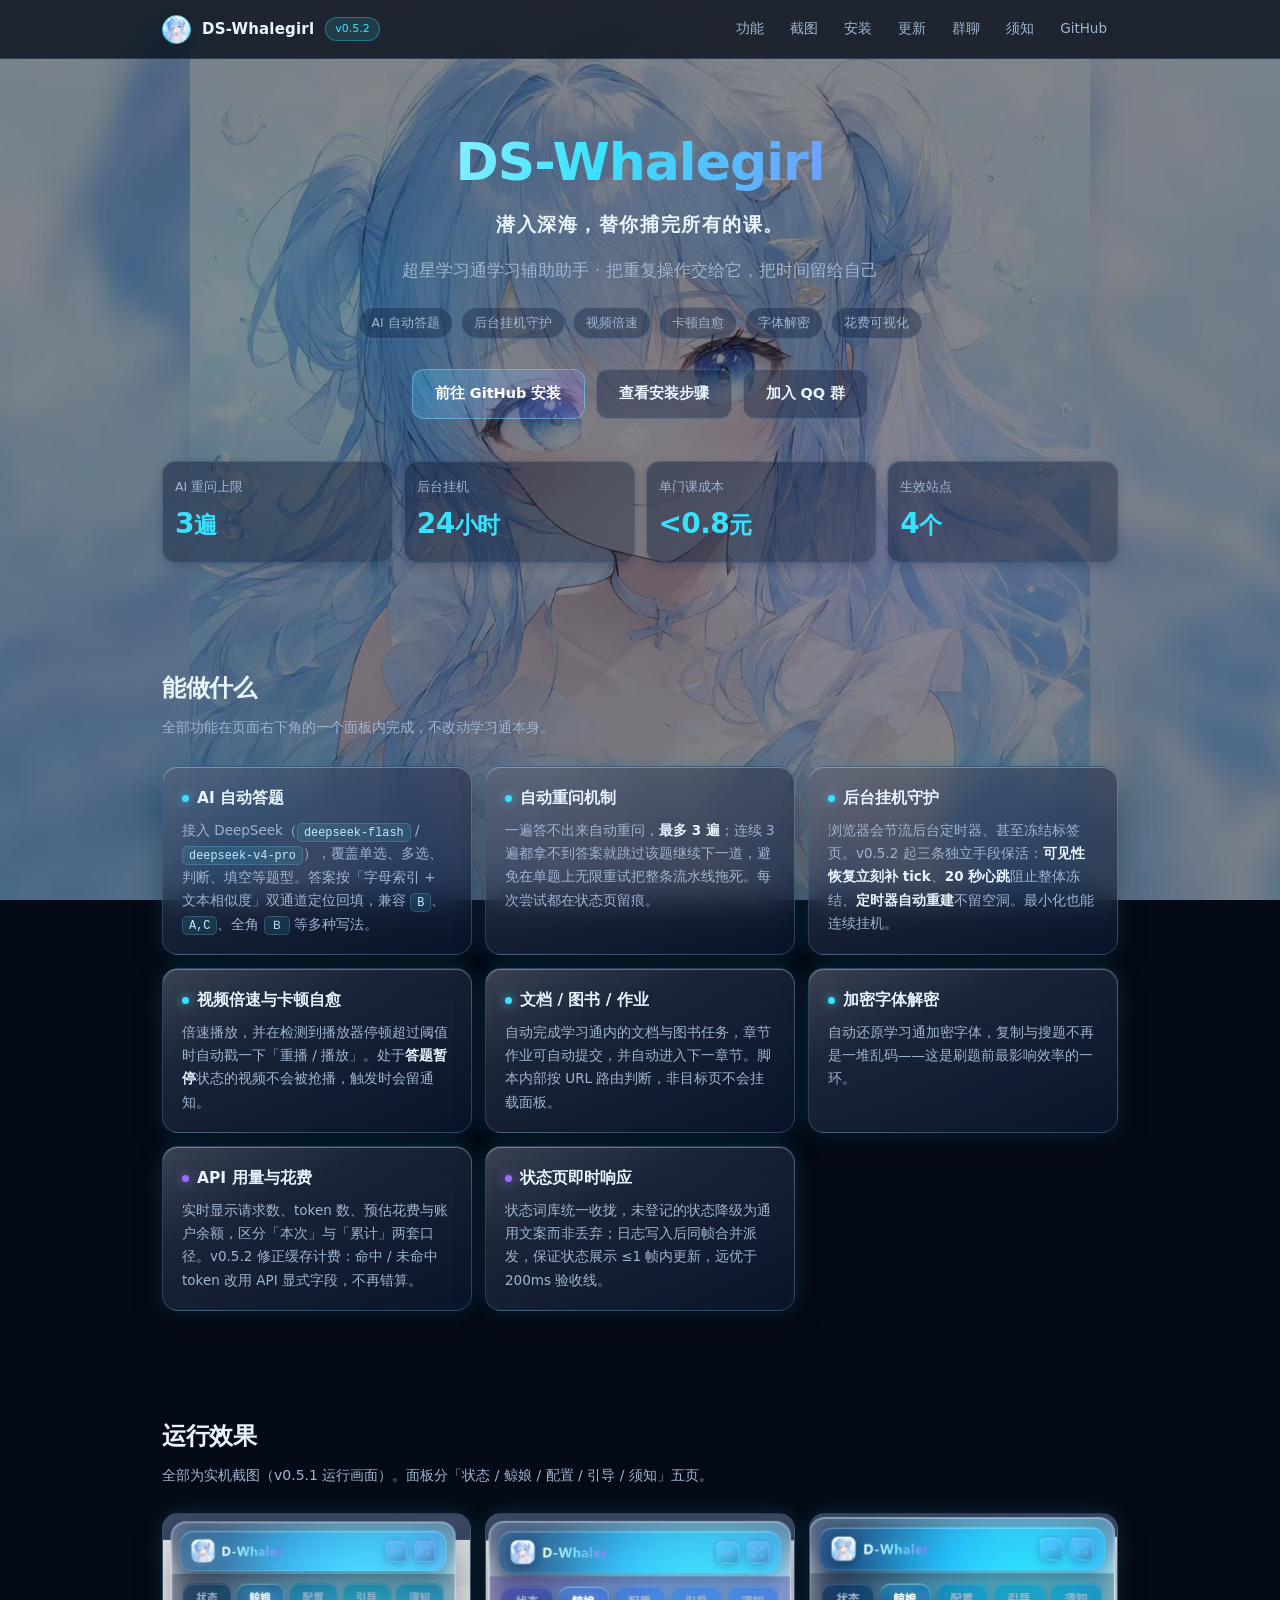
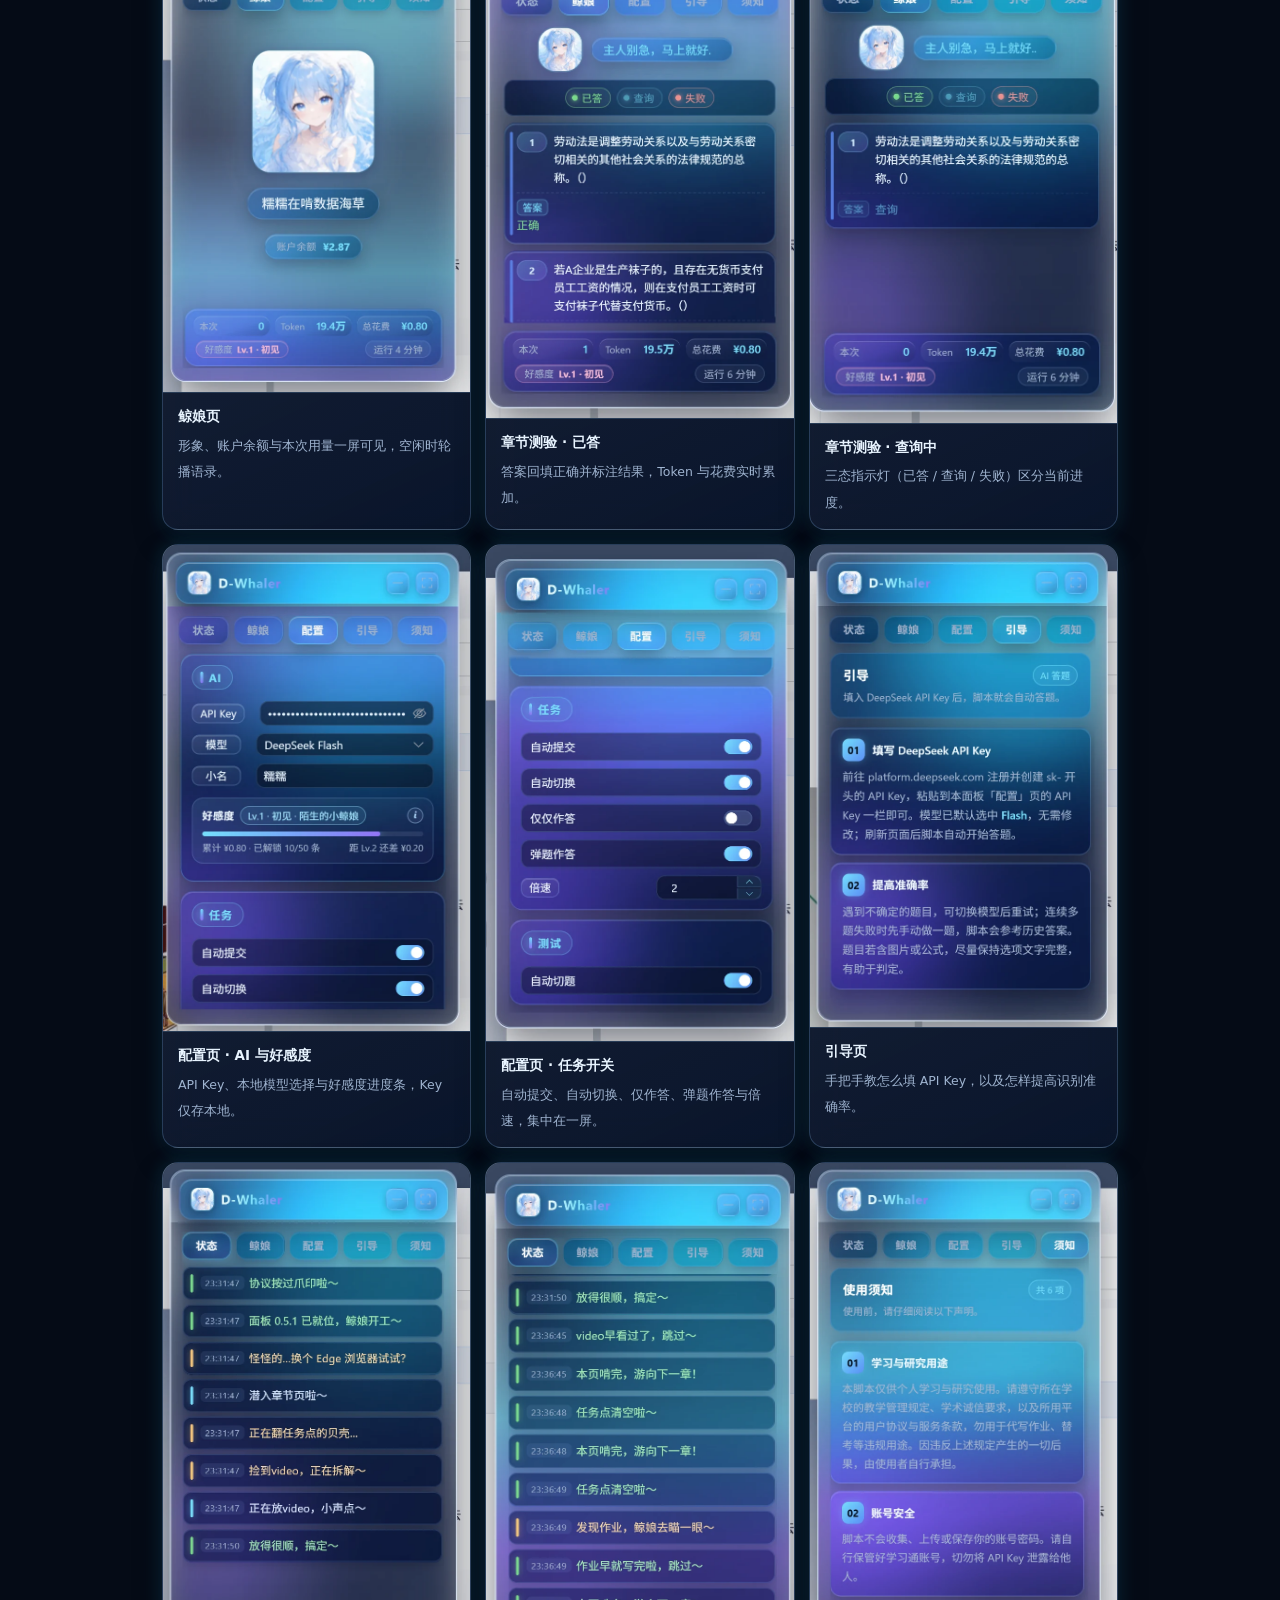
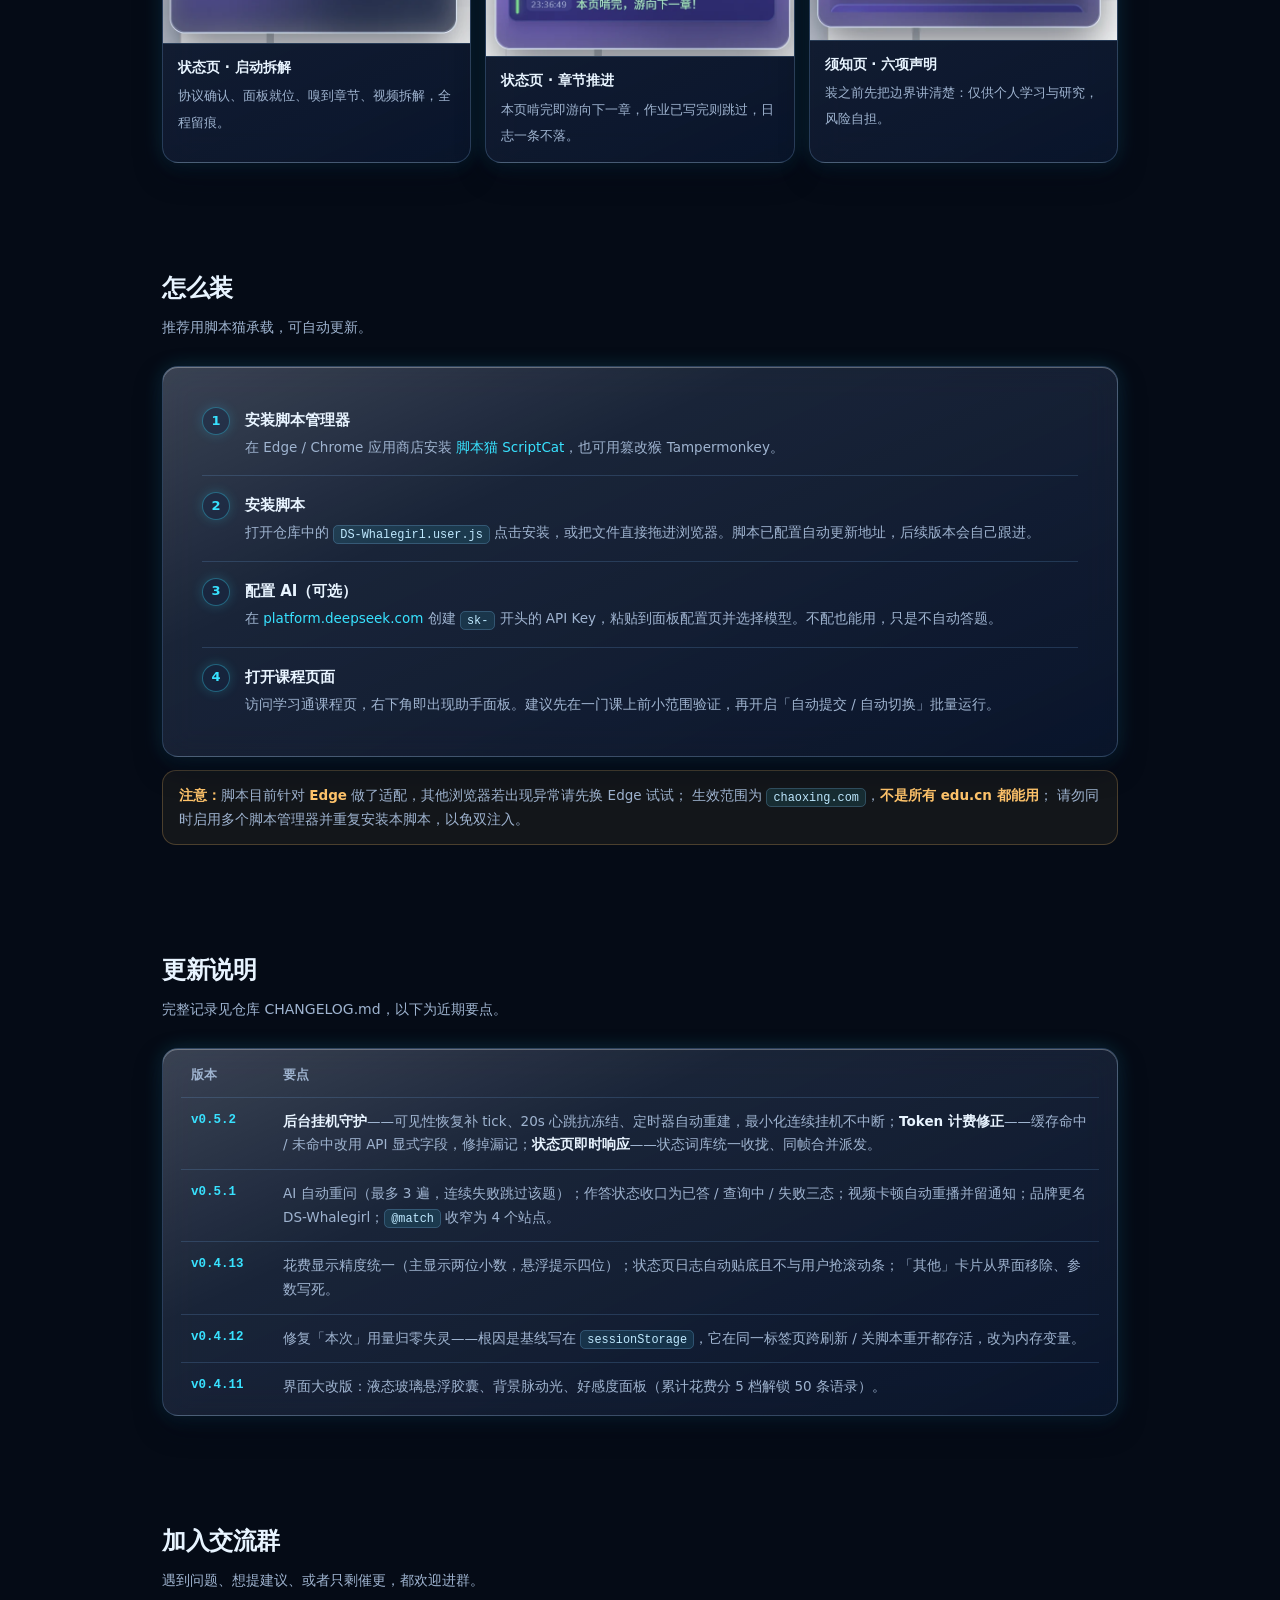
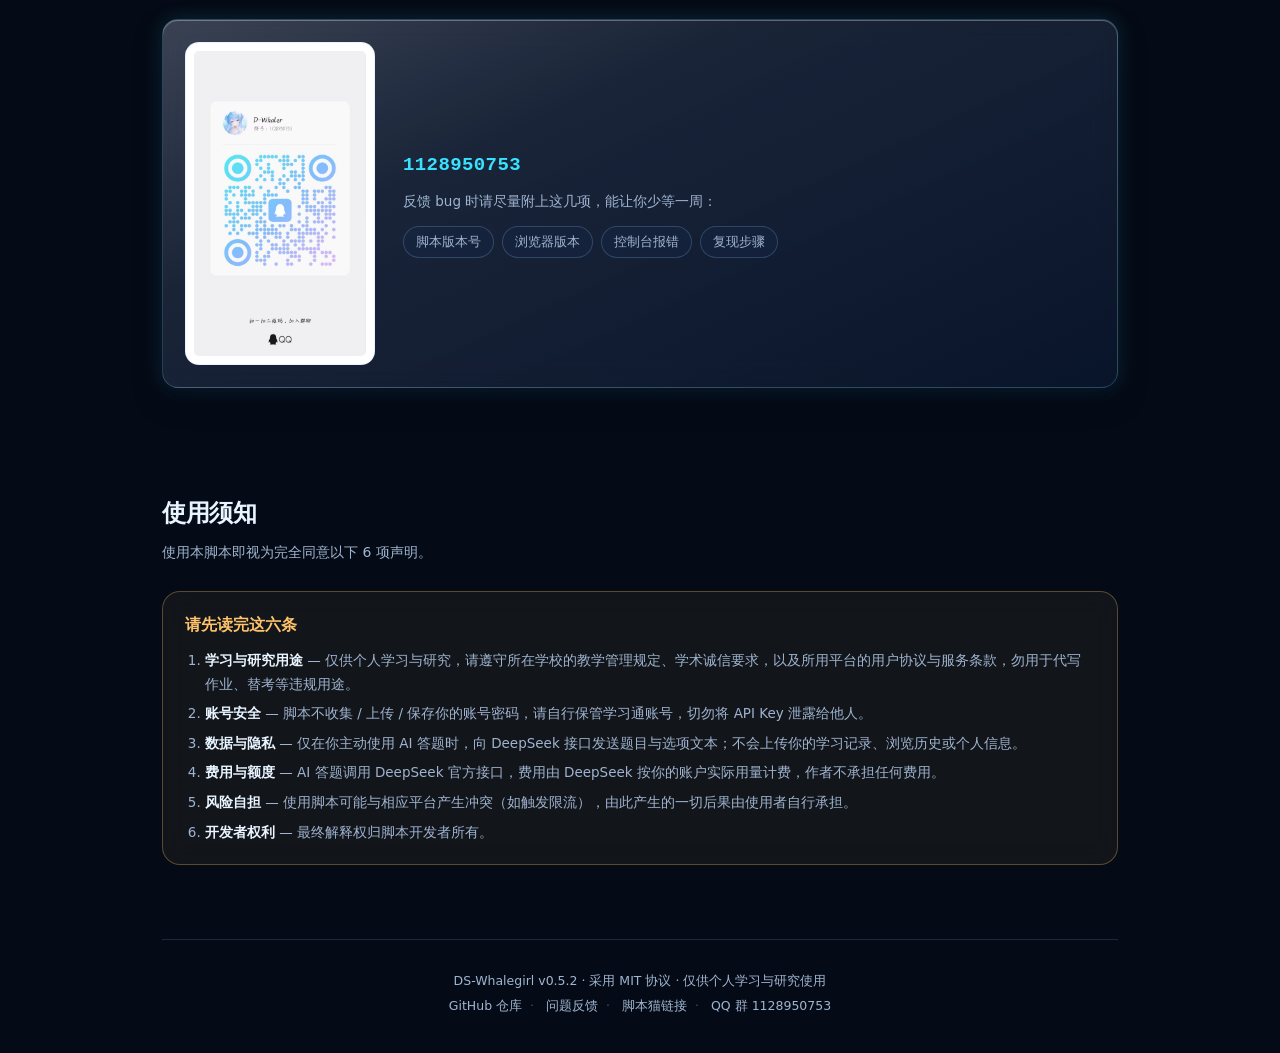
<file: docs/index.html>
<!DOCTYPE html>
<html lang="zh-CN">
<head>
<meta charset="UTF-8">
<meta name="viewport" content="width=device-width, initial-scale=1">
<title>DS-Whalegirl · 超星学习通学习辅助助手</title>
<meta name="description" content="DS-Whalegirl：超星学习通学习辅助助手。AI 自动答题（最多重问 3 遍）、视频倍速与卡顿自愈、后台挂机守护、文档图书自动完成、加密字体解密、API 用量与花费可视化。">
<meta property="og:title" content="DS-Whalegirl · 超星学习通学习辅助助手">
<meta property="og:description" content="AI 自动答题、后台挂机守护、字体解密、花费可视化。MIT 开源。">
<meta property="og:type" content="website">
<meta property="og:image" content="./assets/panel-hero.jpeg">
<link rel="icon" href="./assets/icon.png">
<!-- 样式与脚本面板同源：变量、圆角、玻璃参数、动效均取自 DS-Whalegirl.user.js 真实 CSS -->
<link rel="stylesheet" href="./landing.css">
</head>
<body>

<header>
  <div class="wrap bar">
    <div class="mark" style="
      position: relative; 
      display: inline-block; 
      width: 29px; 
      height: 29px; 
      border: 1.9px solid #38e2ff; 
      border-radius: 50%;         
      overflow: hidden;">
  <img src="./assets/icon.png" alt="DS-Whalegirl Logo" style="width: 100%; height: 100%; display: block;">
</div>

    <b>DS-Whalegirl</b>
    <span class="pill on">v0.5.2</span>
    <nav>
      <a href="#features">功能</a>
      <a href="#shots">截图</a>
      <a href="#install">安装</a>
      <a href="#changelog">更新</a>
      <a href="#community">群聊</a>
      <a href="#notice">须知</a>
      <a href="https://github.com/Dream-Architect1026/DS-Whalegirl" target="_blank" rel="noopener">GitHub</a>
    </nav>
  </div>
</header>

<div class="wrap">

  <div class="hero">
    <h1>DS-Whalegirl</h1>
    <p class="tagline">潜入深海，替你捕完所有的课。</p>
    <p class="sub">超星学习通学习辅助助手 · 把重复操作交给它，把时间留给自己</p>
    <div class="chips">
      <span class="chip">AI 自动答题</span>
      <span class="chip">后台挂机守护</span>
      <span class="chip">视频倍速</span>
      <span class="chip">卡顿自愈</span>
      <span class="chip">字体解密</span>
      <span class="chip">花费可视化</span>
    </div>
    <div class="cta">
      <a class="btn primary" href="https://github.com/Dream-Architect1026/DS-Whalegirl" target="_blank" rel="noopener">前往 GitHub 安装</a>
      <a class="btn" href="#install">查看安装步骤</a>
      <a class="btn" href="#community">加入 QQ 群</a>
    </div>
    <div class="metrics">
      <div class="metric"><div class="k">AI 重问上限</div><div class="v">3<small>遍</small></div></div>
      <div class="metric"><div class="k">后台挂机</div><div class="v">24<small>小时</small></div></div>
      <div class="metric"><div class="k">单门课成本</div><div class="v">&lt;0.8<small>元</small></div></div>
      <div class="metric"><div class="k">生效站点</div><div class="v">4<small>个</small></div></div>
    </div>
  </div>

  <section id="features">
    <h2 class="sec-h">能做什么</h2>
    <p class="sec-sub">全部功能在页面右下角的一个面板内完成，不改动学习通本身。</p>
    <div class="grid">
      <div class="card glass">
        <h3><i class="dot"></i>AI 自动答题</h3>
        <p>接入 DeepSeek（<code>deepseek-flash</code> / <code>deepseek-v4-pro</code>），覆盖单选、多选、判断、填空等题型。答案按「字母索引 + 文本相似度」双通道定位回填，兼容 <code>B</code>、<code>A,C</code>、全角 <code>Ｂ</code> 等多种写法。</p>
      </div>
      <div class="card glass">
        <h3><i class="dot"></i>自动重问机制</h3>
        <p>一遍答不出来自动重问，<strong>最多 3 遍</strong>；连续 3 遍都拿不到答案就跳过该题继续下一道，避免在单题上无限重试把整条流水线拖死。每次尝试都在状态页留痕。</p>
      </div>
      <div class="card glass">
        <h3><i class="dot"></i>后台挂机守护</h3>
        <p>浏览器会节流后台定时器、甚至冻结标签页。v0.5.2 起三条独立手段保活：<strong>可见性恢复立刻补 tick</strong>、<strong>20 秒心跳</strong>阻止整体冻结、<strong>定时器自动重建</strong>不留空洞。最小化也能连续挂机。</p>
      </div>
      <div class="card glass">
        <h3><i class="dot"></i>视频倍速与卡顿自愈</h3>
        <p>倍速播放，并在检测到播放器停顿超过阈值时自动戳一下「重播 / 播放」。处于<strong>答题暂停</strong>状态的视频不会被抢播，触发时会留通知。</p>
      </div>
      <div class="card glass">
        <h3><i class="dot"></i>文档 / 图书 / 作业</h3>
        <p>自动完成学习通内的文档与图书任务，章节作业可自动提交，并自动进入下一章节。脚本内部按 URL 路由判断，非目标页不会挂载面板。</p>
      </div>
      <div class="card glass">
        <h3><i class="dot"></i>加密字体解密</h3>
        <p>自动还原学习通加密字体，复制与搜题不再是一堆乱码——这是刷题前最影响效率的一环。</p>
      </div>
      <div class="card glass">
        <h3><i class="dot v"></i>API 用量与花费</h3>
        <p>实时显示请求数、token 数、预估花费与账户余额，区分「本次」与「累计」两套口径。v0.5.2 修正缓存计费：命中 / 未命中 token 改用 API 显式字段，不再错算。</p>
      </div>
      <div class="card glass">
        <h3><i class="dot v"></i>状态页即时响应</h3>
        <p>状态词库统一收拢，未登记的状态降级为通用文案而非丢弃；日志写入后同帧合并派发，保证状态展示 ≤1 帧内更新，远优于 200ms 验收线。</p>
      </div>
    </div>
  </section>

  <section id="shots">
    <h2 class="sec-h">运行效果</h2>
    <p class="sec-sub">全部为实机截图（v0.5.1 运行画面）。面板分「状态 / 鲸娘 / 配置 / 引导 / 须知」五页。</p>
    <div class="shots">
      <div class="shot glass">
        <div class="shot-img"><img src="./assets/shots/panel-pet.webp" alt="鲸娘页" loading="lazy"></div>
        <div class="cap"><b>鲸娘页</b><span>形象、账户余额与本次用量一屏可见，空闲时轮播语录。</span></div>
      </div>
      <div class="shot glass">
        <div class="shot-img"><img src="./assets/shots/panel-answer.webp" alt="章节测验已答" loading="lazy"></div>
        <div class="cap"><b>章节测验 · 已答</b><span>答案回填正确并标注结果，Token 与花费实时累加。</span></div>
      </div>
      <div class="shot glass">
        <div class="shot-img"><img src="./assets/shots/panel-query.webp" alt="章节测验查询中" loading="lazy"></div>
        <div class="cap"><b>章节测验 · 查询中</b><span>三态指示灯（已答 / 查询 / 失败）区分当前进度。</span></div>
      </div>
      <div class="shot glass">
        <div class="shot-img"><img src="./assets/shots/panel-config.webp" alt="配置页" loading="lazy"></div>
        <div class="cap"><b>配置页 · AI 与好感度</b><span>API Key、本地模型选择与好感度进度条，Key 仅存本地。</span></div>
      </div>
      <div class="shot glass">
        <div class="shot-img"><img src="./assets/shots/panel-toggles.webp" alt="任务开关" loading="lazy"></div>
        <div class="cap"><b>配置页 · 任务开关</b><span>自动提交、自动切换、仅作答、弹题作答与倍速，集中在一屏。</span></div>
      </div>
      <div class="shot glass">
        <div class="shot-img"><img src="./assets/shots/panel-guide.webp" alt="引导页" loading="lazy"></div>
        <div class="cap"><b>引导页</b><span>手把手教怎么填 API Key，以及怎样提高识别准确率。</span></div>
      </div>
      <div class="shot glass">
        <div class="shot-img"><img src="./assets/shots/panel-log-boot.webp" alt="状态页启动" loading="lazy"></div>
        <div class="cap"><b>状态页 · 启动拆解</b><span>协议确认、面板就位、嗅到章节、视频拆解，全程留痕。</span></div>
      </div>
      <div class="shot glass">
        <div class="shot-img"><img src="./assets/shots/panel-log-run.webp" alt="状态页章节推进" loading="lazy"></div>
        <div class="cap"><b>状态页 · 章节推进</b><span>本页啃完即游向下一章，作业已写完则跳过，日志一条不落。</span></div>
      </div>
      <div class="shot glass">
        <div class="shot-img"><img src="./assets/shots/panel-terms.webp" alt="须知页" loading="lazy"></div>
        <div class="cap"><b>须知页 · 六项声明</b><span>装之前先把边界讲清楚：仅供个人学习与研究，风险自担。</span></div>
      </div>
    </div>
  </section>

  <section id="install">
    <h2 class="sec-h">怎么装</h2>
    <p class="sec-sub">推荐用脚本猫承载，可自动更新。</p>
    <div class="card glass">
      <div class="steps">
        <div class="step"><div class="n">1</div><div>
          <h4>安装脚本管理器</h4>
          <p>在 Edge / Chrome 应用商店安装 <a href="https://scriptcat.org/" target="_blank" rel="noopener">脚本猫 ScriptCat</a>，也可用篡改猴 Tampermonkey。</p>
        </div></div>
        <div class="step"><div class="n">2</div><div>
          <h4>安装脚本</h4>
          <p>打开仓库中的 <code>DS-Whalegirl.user.js</code> 点击安装，或把文件直接拖进浏览器。脚本已配置自动更新地址，后续版本会自己跟进。</p>
        </div></div>
        <div class="step"><div class="n">3</div><div>
          <h4>配置 AI（可选）</h4>
          <p>在 <a href="https://platform.deepseek.com/" target="_blank" rel="noopener">platform.deepseek.com</a> 创建 <code>sk-</code> 开头的 API Key，粘贴到面板配置页并选择模型。不配也能用，只是不自动答题。</p>
        </div></div>
        <div class="step"><div class="n">4</div><div>
          <h4>打开课程页面</h4>
          <p>访问学习通课程页，右下角即出现助手面板。建议先在一门课上前小范围验证，再开启「自动提交 / 自动切换」批量运行。</p>
        </div></div>
      </div>
    </div>
    <div class="hint">
      <b>注意：</b>脚本目前针对 <b>Edge</b> 做了适配，其他浏览器若出现异常请先换 Edge 试试；
      生效范围为 <code>chaoxing.com</code>，<b>不是所有 edu.cn 都能用</b>；
      请勿同时启用多个脚本管理器并重复安装本脚本，以免双注入。
    </div>
  </section>

  <section id="changelog">
    <h2 class="sec-h">更新说明</h2>
    <p class="sec-sub">完整记录见仓库 CHANGELOG.md，以下为近期要点。</p>
    <div class="card glass" style="padding:4px 18px">
      <table class="vt">
        <thead><tr><th style="width:92px">版本</th><th>要点</th></tr></thead>
        <tbody>
          <tr><td>v0.5.2</td><td><strong>后台挂机守护</strong>——可见性恢复补 tick、20s 心跳抗冻结、定时器自动重建，最小化连续挂机不中断；<strong>Token 计费修正</strong>——缓存命中 / 未命中改用 API 显式字段，修掉漏记；<strong>状态页即时响应</strong>——状态词库统一收拢、同帧合并派发。</td></tr>
          <tr><td>v0.5.1</td><td>AI 自动重问（最多 3 遍，连续失败跳过该题）；作答状态收口为已答 / 查询中 / 失败三态；视频卡顿自动重播并留通知；品牌更名 DS-Whalegirl；<code>@match</code> 收窄为 4 个站点。</td></tr>
          <tr><td>v0.4.13</td><td>花费显示精度统一（主显示两位小数，悬浮提示四位）；状态页日志自动贴底且不与用户抢滚动条；「其他」卡片从界面移除、参数写死。</td></tr>
          <tr><td>v0.4.12</td><td>修复「本次」用量归零失灵——根因是基线写在 <code>sessionStorage</code>，它在同一标签页跨刷新 / 关脚本重开都存活，改为内存变量。</td></tr>
          <tr><td>v0.4.11</td><td>界面大改版：液态玻璃悬浮胶囊、背景脉动光、好感度面板（累计花费分 5 档解锁 50 条语录）。</td></tr>
        </tbody>
      </table>
    </div>
  </section>

  <section id="community">
    <h2 class="sec-h">加入交流群</h2>
    <p class="sec-sub">遇到问题、想提建议、或者只剩催更，都欢迎进群。</p>
    <div class="card glass qq">
      <img src="./assets/qq-group.jpg" alt="QQ 群二维码">
      <div class="info">
        <div class="gid">1128950753</div>
        <p>反馈 bug 时请尽量附上这几项，能让你少等一周：</p>
        <div class="chips" style="justify-content:flex-start;margin-top:12px">
          <span class="chip">脚本版本号</span>
          <span class="chip">浏览器版本</span>
          <span class="chip">控制台报错</span>
          <span class="chip">复现步骤</span>
        </div>
      </div>
    </div>
  </section>

  <section id="notice">
    <h2 class="sec-h">使用须知</h2>
    <p class="sec-sub">使用本脚本即视为完全同意以下 6 项声明。</p>
    <div class="notice">
      <h3>请先读完这六条</h3>
      <ol>
        <li><strong>学习与研究用途</strong> — 仅供个人学习与研究，请遵守所在学校的教学管理规定、学术诚信要求，以及所用平台的用户协议与服务条款，勿用于代写作业、替考等违规用途。</li>
        <li><strong>账号安全</strong> — 脚本不收集 / 上传 / 保存你的账号密码，请自行保管学习通账号，切勿将 API Key 泄露给他人。</li>
        <li><strong>数据与隐私</strong> — 仅在你主动使用 AI 答题时，向 DeepSeek 接口发送题目与选项文本；不会上传你的学习记录、浏览历史或个人信息。</li>
        <li><strong>费用与额度</strong> — AI 答题调用 DeepSeek 官方接口，费用由 DeepSeek 按你的账户实际用量计费，作者不承担任何费用。</li>
        <li><strong>风险自担</strong> — 使用脚本可能与相应平台产生冲突（如触发限流），由此产生的一切后果由使用者自行承担。</li>
        <li><strong>开发者权利</strong> — 最终解释权归脚本开发者所有。</li>
      </ol>
    </div>
  </section>

  <footer>
    <div class="wrap">
      DS-Whalegirl v0.5.2 · 采用 MIT 协议 · 仅供个人学习与研究使用<br>
      <a href="https://github.com/Dream-Architect1026/DS-Whalegirl" target="_blank" rel="noopener">GitHub 仓库</a><span class="sep">·</span>
      <a href="https://github.com/Dream-Architect1026/DS-Whalegirl/issues" target="_blank" rel="noopener">问题反馈</a><span class="sep">·</span>
      <a href=https://scriptcat.org/zh-CN/script-show-page/8295>脚本猫链接</a><span class="sep">·</span>
      QQ 群 1128950753
    </div>
  </footer>
</div>

</body>
</html>
</file>
<file: docs/landing.css>
/* ══════════════════════════════════════════════════════════════════
   DS-Whalegirl 落地页样式表
   ─────────────────────────────────────────────────────────────────
   本文件与 DS-Whalegirl.user.js 的面板 CSS 同源：
   · 变量 --hx-* / --lg-* 的取值逐字抄自脚本 LAYOUT_CSS_PARTS 装配区
     （由 node 真求值 arr.join("") 拼出的 179894 字符真实 CSS 提取）
   · 圆角、玻璃模糊值、过渡时长均沿用脚本内实际取值
   · 动效对应脚本关键帧 hxBgBreathe / hxHeroGlowA / hxHeroGlowB /
     hxPulse / hxIdleFloat / hxDotPulse / hxBalPulse / hxLogIn
   改这个文件前请先跑 scripts/extract_panel_css.js 重新对齐脚本。
   ══════════════════════════════════════════════════════════════════ */

:root{
  /* ── 脚本 --hx-* 原值 ── */
  --hx-cyan:#38e2ff;
  --hx-blue:#4a8cff;
  --hx-violet:#9b6bff;
  --hx-pink:#ff6bc4;
  --hx-ink:#e8f4ff;
  --hx-ink-dim:#9fb4d0;
  --hx-line:rgba(120,190,255,.18);
  --hx-glass:rgba(16,28,54,.55);
  --hx-glass-2:rgba(22,38,70,.42);
  --hx-shadow:0 18px 48px rgba(2,8,24,.55),0 0 0 1px rgba(120,190,255,.10) inset;
  --hx-font:"HarmonyOS Sans SC","MiSans","PingFang SC","Microsoft YaHei",system-ui,sans-serif;

  /* ── 脚本 --lg-* 液态玻璃原值 ── */
  --lg-rim:rgba(255,255,255,.30);
  --lg-rim-dim:rgba(255,255,255,.14);
  --lg-edge:rgba(140,200,255,.22);
  --lg-tint-hi:linear-gradient(155deg,rgba(255,255,255,.20),rgba(255,255,255,.07) 34%,rgba(10,22,46,.34) 100%);
  --lg-shadow-hi:0 12px 28px rgba(2,8,24,.42),0 0 20px rgba(56,226,255,.16),inset 0 1px 0 var(--lg-rim);
  --lg-t:background .28s ease,border-color .28s ease,box-shadow .28s ease,transform .28s cubic-bezier(.34,1.2,.64,1),backdrop-filter .28s ease,color .2s ease;

  /* 状态色（脚本 usage-cell / guide-card 同源色系） */
  --ok:#4ade80;
  --warn:#ffc46b;
  --err:#ff7a7a;
  --bg:#050b16;
  --max:1000px;
  --mono:ui-monospace,SFMono-Regular,Menlo,Consolas,monospace;
}

*{box-sizing:border-box;margin:0;padding:0}
html{scroll-behavior:smooth;scroll-padding-top:74px}
body{
  font-family:var(--hx-font);color:var(--hx-ink);background:var(--bg);
  font-size:15px;line-height:1.75;-webkit-font-smoothing:antialiased;overflow-x:hidden;
}

/* ── 背景：与脚本面板同源 ──
   脚本里 --hx-hero / --hx-bg 是两张内嵌 data URI 背景图，
   已原样提取到 assets/panel-hero.jpeg 与 assets/panel-bg.jpeg
   （SHA256 与脚本内嵌数据完全一致，见 docs/PANEL_STYLE.md）
   配合 hxBgBreathe(13s 背景脉动) + hxHeroGlowA/B(双色随相呼吸)。      */
body::before{
  content:'';position:fixed;inset:0;pointer-events:none;z-index:0;
  background:
    url("./assets/panel-hero.jpeg") center top/cover no-repeat,
    radial-gradient(880px 460px at 16% -8%,rgba(56,226,255,.16),transparent 62%),
    radial-gradient(760px 420px at 88% 2%,rgba(155,107,255,.13),transparent 60%);
  background-blend-mode:screen;
  opacity:.5;
  animation:hxBgBreathe 13s ease-in-out infinite;
}
@keyframes hxBgBreathe{0%,100%{opacity:.30}50%{opacity:.52}}
body::after{
  content:'';position:fixed;inset:0;pointer-events:none;z-index:0;
  background:
    radial-gradient(420px 300px at 26% 34%,rgba(56,226,255,.11),transparent 70%),
    radial-gradient(380px 300px at 72% 60%,rgba(155,107,255,.10),transparent 70%);
  animation:hxHeroGlowA 7.5s ease-in-out infinite;
}
@keyframes hxHeroGlowA{0%,100%{opacity:0;transform:scale(.84)}48%{opacity:.85;transform:scale(1.04)}}
@keyframes hxHeroGlowB{0%,100%{opacity:0;transform:scale(.88)}52%{opacity:.75;transform:scale(1.06)}}

.wrap{max-width:var(--max);margin:0 auto;padding:0 22px;position:relative;z-index:2}
a{color:var(--hx-cyan);text-decoration:none}
a:hover{text-decoration:underline}
code{font-family:var(--mono);font-size:.88em;padding:1.5px 6px;border-radius:5px;
  background:rgba(56,226,255,.11);border:.5px solid var(--lg-edge);color:#bfe9ff}
strong{color:var(--hx-ink);font-weight:600}

/* ── 玻璃卡片：对应脚本 .el-card 的液态玻璃语言 ── */
.glass{
  background:var(--hx-glass);border:.5px solid var(--lg-edge);border-radius:20px;
  background-image:var(--lg-tint-hi);box-shadow:var(--lg-shadow-hi);
  backdrop-filter:blur(16px) saturate(150%);
  -webkit-backdrop-filter:blur(16px) saturate(150%);
  transition:var(--lg-t);
}

/* ── 顶栏：对应脚本悬浮胶囊（静止态） ── */
header{
  position:sticky;top:0;z-index:60;background:rgba(5,11,22,.78);
  backdrop-filter:blur(16px) saturate(155%);-webkit-backdrop-filter:blur(16px) saturate(155%);
  border-bottom:.5px solid var(--hx-line);
}
.bar{display:flex;align-items:center;gap:11px;height:58px}
.mark{width:30px;height:30px;border-radius:9px;display:flex;align-items:center;justify-content:center;
  background:var(--hx-glass-2);border:.5px solid var(--lg-edge);flex:0 0 auto}
.bar b{font-size:15px;font-weight:600;letter-spacing:.2px}
/* 对应脚本 usage-uptime / usage-fav小胶囊 */
.pill{font-size:11px;padding:1.5px 9px;border-radius:999px;
  background:var(--hx-glass-2);border:.5px solid var(--lg-edge);color:var(--hx-ink-dim)}
.pill.on{background:rgba(56,226,255,.13);color:var(--hx-cyan);border-color:rgba(56,226,255,.34)}
nav{margin-left:auto;display:flex;gap:4px;font-size:13.5px}
nav a{color:var(--hx-ink-dim);padding:5px 11px;border-radius:999px;transition:.22s}
nav a:hover{color:var(--hx-ink);background:var(--hx-glass-2);text-decoration:none}

/* ── 首屏 ── */
.hero{padding:74px 0 52px;text-align:center}
.hero h1{
  font-size:clamp(34px,7vw,52px);font-weight:700;letter-spacing:-1px;line-height:1.14;
  background:linear-gradient(112deg,#fff 6%,var(--hx-cyan) 46%,var(--hx-violet) 88%);
  -webkit-background-clip:text;background-clip:text;-webkit-text-fill-color:transparent;
  animation:hxPulse 4.2s ease-in-out infinite;
}
@keyframes hxPulse{0%,100%{filter:drop-shadow(0 0 18px rgba(56,226,255,.22))}
                     50%{filter:drop-shadow(0 0 30px rgba(56,226,255,.40))}}
.hero .tagline{font-size:19px;font-weight:600;letter-spacing:.08em;margin-top:16px;color:var(--hx-ink)}
.hero .sub{font-size:17px;color:var(--hx-ink-dim);margin-top:14px}
.chips{display:flex;gap:8px;justify-content:center;flex-wrap:wrap;margin-top:22px}
.chip{font-size:12.5px;padding:4px 12px;border-radius:999px;
  background:var(--hx-glass-2);border:.5px solid var(--lg-edge);color:var(--hx-ink-dim)}
.cta{display:flex;gap:11px;justify-content:center;flex-wrap:wrap;margin-top:30px}
.btn{display:inline-flex;align-items:center;gap:7px;padding:11px 22px;border-radius:12px;
  font-size:14.5px;font-weight:600;border:.5px solid var(--lg-edge);
  background:var(--hx-glass-2);color:var(--hx-ink);cursor:pointer;transition:var(--lg-t)}
.btn:hover{background:rgba(56,226,255,.13);border-color:rgba(56,226,255,.42);
  text-decoration:none;transform:translateY(-2px);
  box-shadow:0 8px 22px rgba(2,8,24,.42),0 0 18px rgba(56,226,255,.18)}
.btn.primary{background:linear-gradient(135deg,rgba(56,226,255,.26),rgba(155,107,255,.26));
  border-color:rgba(120,210,255,.5);color:#fff}

/* 对应脚本 usage-bar / usage-cell */
.metrics{display:grid;grid-template-columns:repeat(auto-fit,minmax(122px,1fr));gap:11px;margin-top:42px}
.metric{padding:14px 12px;border-radius:14px;text-align:left;
  background:linear-gradient(135deg,rgba(18,32,62,.52),rgba(12,22,44,.34));
  border:1px solid var(--hx-line);box-shadow:0 3px 10px rgba(2,8,24,.18);
  transition:var(--lg-t)}
.metric:hover{border-color:rgba(56,226,255,.40);transform:translateY(-1px)}
.metric .k{font-size:12.5px;color:var(--hx-ink-dim)}
.metric .v{font-size:28px;font-weight:700;margin-top:2px;letter-spacing:-.6px;color:var(--hx-cyan)}

/* ── 区块 ── */
section{padding:52px 0}
.sec-h{font-size:24px;font-weight:650;letter-spacing:-.4px;margin-bottom:6px}
.sec-sub{font-size:14px;color:var(--hx-ink-dim);margin-bottom:26px}
.grid{display:grid;grid-template-columns:repeat(auto-fit,minmax(262px,1fr));gap:13px}
.card{padding:18px 19px;border-radius:16px}
.card:hover{transform:translateY(-3px);border-color:rgba(56,226,255,.34);
  box-shadow:0 14px 34px rgba(2,8,24,.46),0 0 24px rgba(56,226,255,.14)}
.card h3{font-size:15.5px;font-weight:600;margin-bottom:7px;display:flex;align-items:center;gap:8px}
.card p{font-size:13.5px;color:var(--hx-ink-dim);line-height:1.72}
/* 对应脚本状态灯 hxDotPulse */
.dot{width:7px;height:7px;border-radius:50%;flex:0 0 auto;background:var(--hx-cyan);
  box-shadow:0 0 10px rgba(56,226,255,.8);animation:hxDotPulse 2.4s ease-in-out infinite}
.dot.v{background:var(--hx-violet);box-shadow:0 0 10px rgba(155,107,255,.8)}
@keyframes hxDotPulse{0%,100%{opacity:1;transform:scale(1)}50%{opacity:.5;transform:scale(.84)}}

/* ── 截图区 ── */
.shots{display:grid;grid-template-columns:repeat(auto-fit,minmax(240px,1fr));gap:14px}
.shot{border-radius:16px;overflow:hidden;padding:0;display:flex;flex-direction:column}
.shot .shot-img{position:relative;background:rgba(8,16,32,.6);
  border-bottom:.5px solid var(--lg-edge);overflow:hidden;
  display:flex;align-items:flex-start;justify-content:center}
.shot .shot-img img{width:100%;height:auto;display:block;transition:var(--lg-t)}
.shot:hover .shot-img img{transform:scale(1.02)}
.shot .cap{padding:12px 15px 14px;flex:1}
.shot .cap b{display:block;font-size:13.5px;font-weight:600;margin-bottom:3px}
.shot .cap span{font-size:12.5px;color:var(--hx-ink-dim);line-height:1.6}

/* ── 步骤 ── */
.steps{padding:6px 20px}
.step{display:flex;gap:15px;padding:16px 0;border-bottom:.5px solid var(--hx-line)}
.step:last-child{border-bottom:0}
.step .n{width:28px;height:28px;border-radius:50%;flex:0 0 auto;
  display:flex;align-items:center;justify-content:center;font-size:13px;font-weight:700;
  color:var(--hx-cyan);background:var(--hx-glass-2);border:.5px solid rgba(56,226,255,.34);
  box-shadow:0 0 12px rgba(56,226,255,.2)}
.step h4{font-size:15px;font-weight:600;margin-bottom:3px}
.step p{font-size:13.5px;color:var(--hx-ink-dim)}
.hint{font-size:13.5px;color:var(--hx-ink-dim);margin-top:13px;
  padding:13px 16px;border-radius:14px;background:rgba(255,196,107,.06);
  border:.5px solid rgba(255,196,107,.24)}
.hint b{color:var(--warn)}

/* ── 版本表 ── */
.vt{width:100%;border-collapse:collapse;font-size:13.5px;table-layout:fixed}
.vt th{text-align:left;font-size:12.5px;color:var(--hx-ink-dim);font-weight:600;
  padding:11px 10px;border-bottom:.5px solid var(--hx-line)}
.vt td{padding:12px 10px;border-bottom:.5px solid var(--hx-line);color:var(--hx-ink-dim);vertical-align:top}
.vt tr:last-child td{border-bottom:0}
.vt td:first-child{color:var(--hx-cyan);font-weight:600;white-space:nowrap;
  font-family:var(--mono);font-size:12.5px}

/* ── QQ 群 ── */
.qq{display:flex;gap:28px;align-items:center;flex-wrap:wrap;padding:22px}
.qq img{width:190px;height:auto;border-radius:14px;flex:0 0 auto;
  border:.5px solid var(--lg-edge);background:#fff;padding:8px}
.qq .info{flex:1 1 250px;min-width:0}
.qq .gid{font-size:19px;font-weight:700;letter-spacing:.4px;color:var(--hx-cyan);
  font-family:var(--mono);margin-bottom:8px}
.qq p{font-size:13.5px;color:var(--hx-ink-dim);line-height:1.75}

/* ── 须知 ── */
.notice{padding:20px 22px;border-radius:18px;
  background:rgba(255,196,107,.055);border:.5px solid rgba(255,196,107,.3);
  backdrop-filter:blur(12px);-webkit-backdrop-filter:blur(12px)}
.notice h3{font-size:15.5px;font-weight:600;color:var(--warn);margin-bottom:10px}
.notice ol{margin:0;padding-left:20px;font-size:13.5px;color:var(--hx-ink-dim)}
.notice li{margin-bottom:6px}
.notice li:last-child{margin-bottom:0}

footer{border-top:.5px solid var(--hx-line);padding:28px 0 36px;margin-top:22px;
  font-size:12.5px;color:var(--hx-ink-dim);text-align:center;line-height:2}
footer a{color:var(--hx-ink-dim)}
footer .sep{opacity:.4;margin:0 8px}

@media(max-width:660px){
  nav{display:none}
  .hero{padding:48px 0 34px}
  .btn{width:100%;justify-content:center}
  .qq{gap:18px}
  .qq img{width:150px;margin:0 auto}
  .shots{grid-template-columns:1fr}
}
</file>
